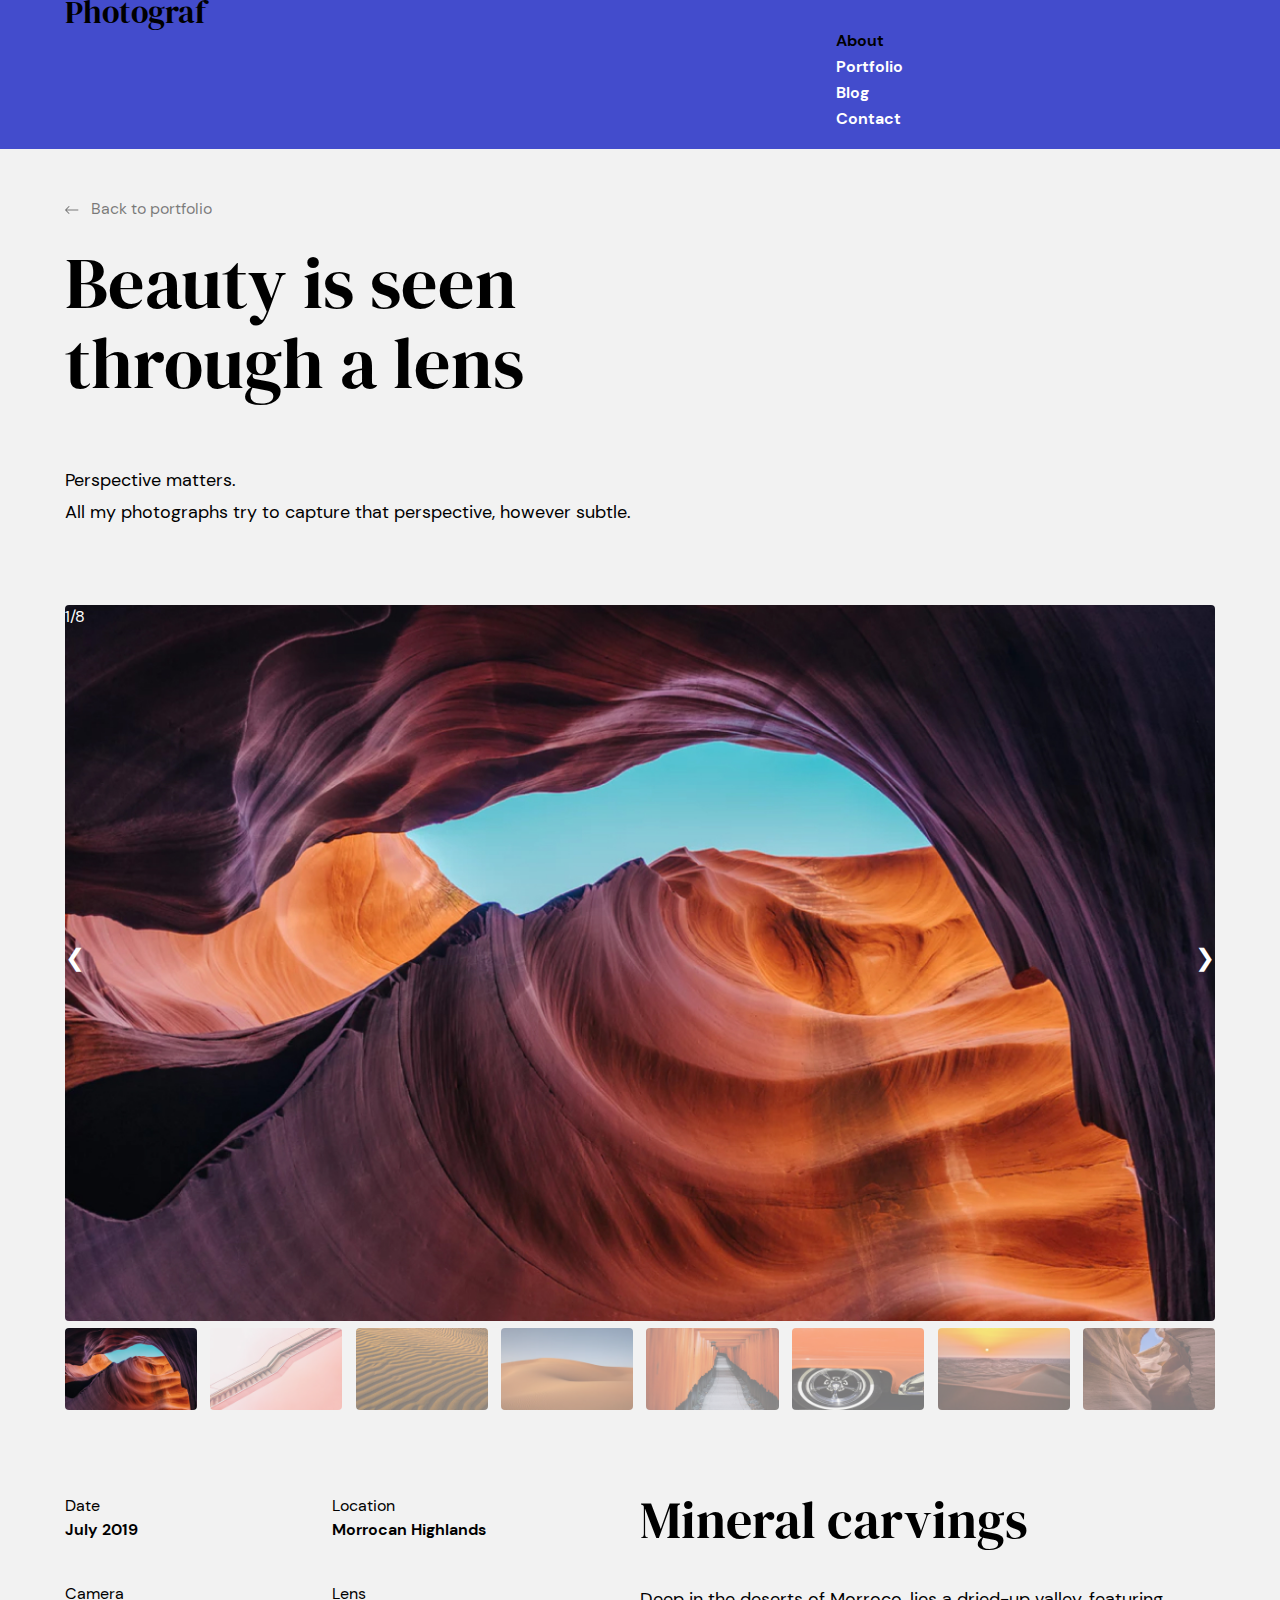
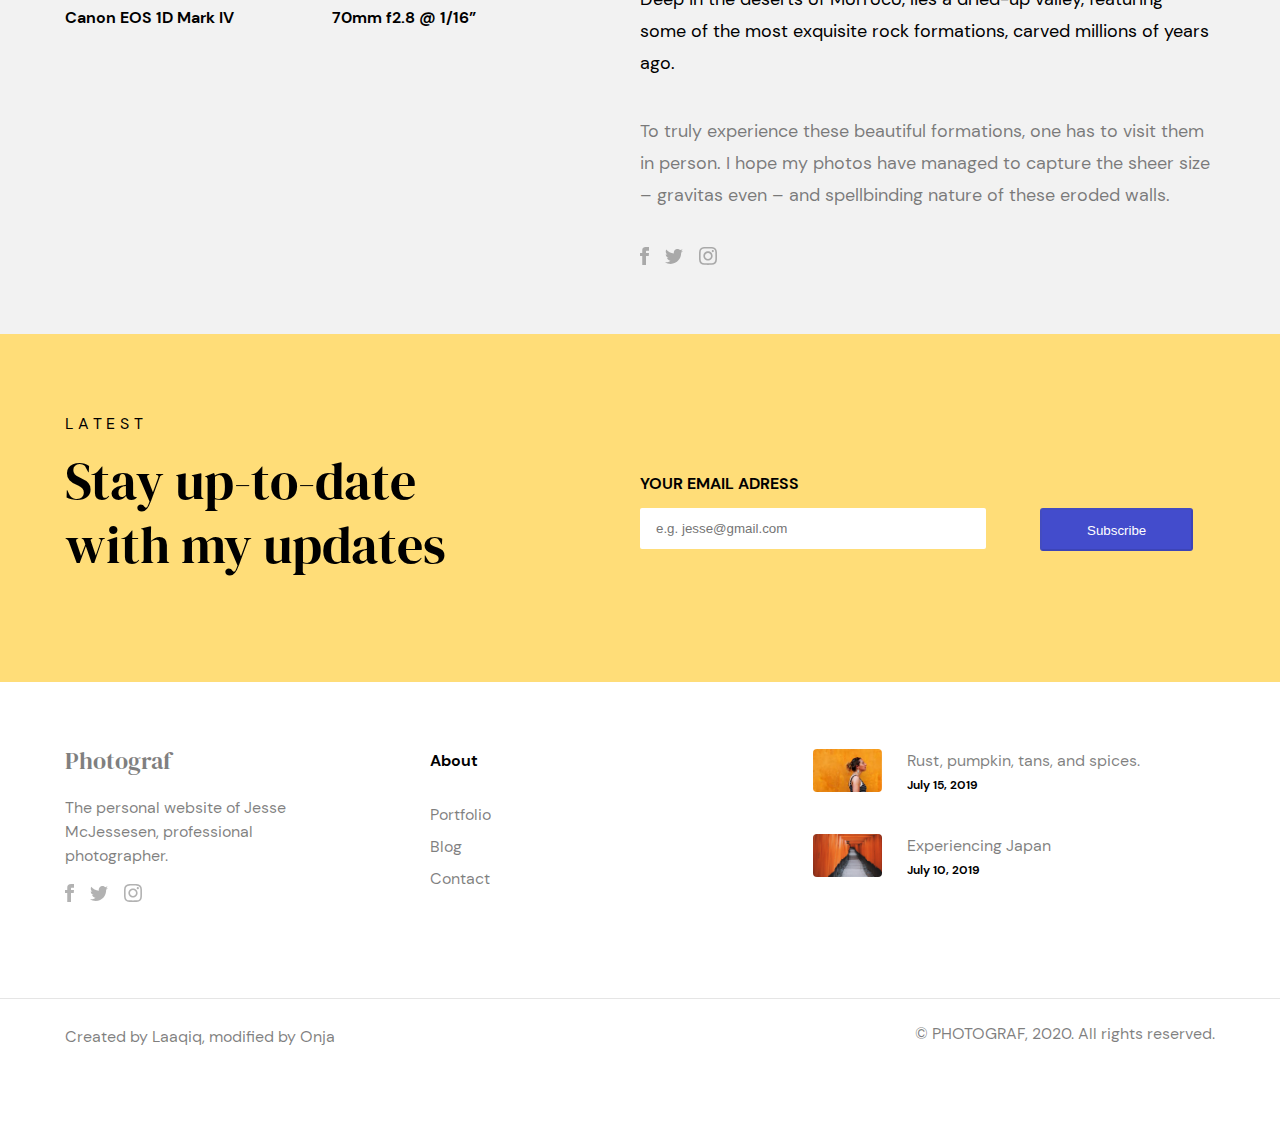
<file: index.html>
<!DOCTYPE html>
<html lang="en">

<head>
  <meta charset="UTF-8">
  <meta name="viewport" content="width=device-width, initial-scale=1.0">
  <title>Photograf</title>
  <link rel="stylesheet" href="./webroot/css/index.css">
</head>

<body>
  <header class="page_header">
    <div class="page_contents_container page_header_container">
      <h1 class="page_header_heading">
        Photograf
      </h1>
      <details class="show_menu">
        <summary class="open_menu" title="Menu">
          <span>
            Tabs-menu
          </span>
        </summary>
        <p class="detail_paragraph">
          Open to open and close menu
        </p>
      </details>
      <nav class="page_navigation">
        <ul class="page_navigation_tabs">
          <li class="page_navigation_tabs_list">
            <a href="/homepage" class="page_links">
              About
            </a>
          </li>
          <li class="page_navigation_tabs_list">
            <a href="#portfolio" class="page_links">
              Portfolio
            </a>
          </li>
          <li class="page_navigation_tabs_list">
            <a href="#blog" class="page_links">
              Blog
            </a>
          </li>
          <li class="page_navigation_tabs_list">
            <a href="#contact" class="page_links">
              Contact
            </a>
          </li>
        </ul>
      </nav>
    </div>
  </header>
  <main>
    <header class="main_header homepage" id="homepage">
      <div class="page_contents_container homepage_content">
        <h2 class="homepage_heading">
          <a href="#portfolio" class="page_links">
            <svg width="14" height="8" viewBox="0 0 14 8" fill="none" xmlns="http://www.w3.org/2000/svg">
              <path opacity="0.5" fill-rule="evenodd" clip-rule="evenodd"
                d="M0.0389471 4.19464C0.0136567 4.13343 0 4.06766 0 3.99987C0 3.93259 0.0136567 3.86682 0.0389471 3.80561C0.0647433 3.74389 0.101668 3.68824 0.148202 3.6422L3.64181 0.147975C3.83958 -0.0493249 4.15925 -0.0493249 4.35703 0.147975C4.5548 0.345781 4.5548 0.666013 4.35703 0.863313L1.72683 3.49398H12.9942C13.2739 3.49398 13.5 3.72062 13.5 3.99987C13.5 4.27963 13.2739 4.50577 12.9942 4.50577H1.72683L4.35703 7.13643C4.5548 7.33424 4.5548 7.65447 4.35703 7.85177C4.25839 7.95093 4.12891 8 3.99942 8C3.86993 8 3.74045 7.95093 3.64181 7.85177L0.148202 4.35805C0.101668 4.31151 0.0647433 4.25636 0.0389471 4.19464"/>
            </svg>
            <span>
              Back to portfolio
            </span>
          </a>
        </h2>
        <article class="homepage_article">
          <h3 class="homepage_heading">
            Beauty is seen through a lens
          </h3>
          <p class="homepage_text">
            Perspective matters.
          </p>
          <p class="homepage_text">
            All my photographs try to capture that perspective, however subtle.
          </p>
        </article>
      </div>
    </header>
    <section class="page_section portfolio_section" id="portfolio">
      <div class="page_contents_container portfolio_section_container">
        <article class="portfolio_section_article all_images_container">
          <div class="images_container">
            <nav class="images_navigation">
              <ul class="all_photographs">
                <li class="image_slides">
                  <span class="image_number">1/8</span>
                  <img class="photograph_sample" src="./webroot/images/rock_carvings_lg.jpg" alt="rock carving photo">
                </li>
                <li class="image_slides">
                  <span class="image_number">2/8</span>
                  <img class="photograph_sample" src="./webroot/images/stairs_lg.jpg" alt="a photo of stairs">
                </li>
                <li class="image_slides">
                  <span class="image_number">3/8</span>
                  <img class="photograph_sample" src="./webroot/images/ripples_lg.jpg" alt="big ripples image">
                </li>
                <li class="image_slides">
                  <span class="image_number">4/8</span>
                  <img class="photograph_sample" src="./webroot/images/dunes_lg.jpg" alt="nice photo of dunes">
                </li>
                <li class="image_slides">
                  <span class="image_number">5/8</span>
                  <img class="photograph_sample" src="./webroot/images/passage_xs_resized.jpg" alt="a good passage">
                </li>
                <li class="image_slides">
                  <span class="image_number">6/8</span>
                  <img class="photograph_sample" src="./webroot/images/car_lg.jpg" alt="image of a car">
                </li>
                <li class="image_slides">
                  <span class="image_number">7/8</span>
                  <img class="photograph_sample" src="./webroot/images/sunset_lg.jpg" alt="sunset">
                </li>
                <li class="image_slides">
                  <span class="image_number">8/8</span>
                  <img class="photograph_sample" src="./webroot/images/canyon_lg.jpg" alt="canion's image">
                </li>
              </ul>
            </nav>
          <!-- This is used for sliding the images in the javscript file, the function nextImages is seen there and the same with the currentImage function-->
            <div class="arrow_slides_container">
              <p class="arrow_prev">❮</p>
              <p class="arrow_next">❯</p>
            </div>
          </div>        
          <div class="image_sliders_container">
            <nav class="images_container">
              <ul class="all_photographs">
                <li class="image_slider_list">
                  <img class="image_slider clear" src="./webroot/images/rock_carvings_lg.jpg" onclick="currentImage(1)" alt="Image of a rock carving">
                </li>
                <li class="image_slider_list">
                  <img class="image_slider" src="./webroot/images/stairs_lg.jpg" onclick="currentImage(2)" alt="A picture of nice stairs">
                </li>
                <li class="image_slider_list">
                  <img class="image_slider" src="./webroot/images/ripples_lg.jpg" onclick="currentImage(3)" alt="big ripples image">
                </li>
                <li class="image_slider_list">
                  <img class="image_slider" src="./webroot/images/dunes_lg.jpg" onclick="currentImage(4)" alt="nice photo of dunes">
                </li>
                <li class="image_slider_list">
                  <img class="image_slider" src="./webroot/images/passage_xs.jpg" onclick="currentImage(5)" alt="a good passage">
                </li>
                <li class="image_slider_list">
                  <img class="image_slider" src="./webroot/images/car_lg.jpg" onclick="currentImage(6)" alt="image of a car">
                </li>
                <li class="image_slider_list">
                  <img class="image_slider" src="./webroot/images/sunset_lg.jpg" onclick="currentImage(7)" alt="sunset">
                </li>
                <li class="image_slider_list">
                  <img class="image_slider" src="./webroot/images/canyon_lg.jpg" onclick="currentImage(8)" alt="canion's image">
                </li>
              </ul>
            </nav>
          </div>
        </article>
        <article class="portfolio_section_article photographs_info">
          <ul class="photographs_info_details">
            <li class="photograph_info_detail_list">
              <span>
                Date
              </span>
              <time datetime="2020-07">
                July 2019
              </time>
            </li>
            <li class="photograph_info_detail_list">
              <span>
                Location
              </span>
              <span>
                Morrocan Highlands
              </span>
            </li>
            <li class="photograph_info_detail_list">
              <span>
                Camera
              </span>
              <span>
                Canon EOS 1D Mark IV
                </span>
            </li>
            <li class="photograph_info_detail_list">
              <span>
                Lens
              </span>
              <span>
                70mm f2.8 @ 1/16”
              </span>
            </li>
          </ul>
        </article>
      </div>
    </section>
    <section class="page_section blog_section" id="blog">
      <div class="page_contents_container blog_section_container">
        <article class="blog_section_article blog">
          <h3 class="article_heading">
            Mineral carvings
          </h3>
          <p class="blog_section_text">
            Deep in the deserts of Morroco,
            lies a dried-up valley, featuring some of the most exquisite rock formations,
            carved millions of years ago.
          </p>
          <p class="blog_section_text">
            To truly experience these beautiful formations,
            one has to visit them in person.
            I hope my photos have managed to capture the sheer size –
            gravitas even – and spellbinding nature of these eroded walls.
          </p>
          <nav class="social_media_tabs">
            <ul class="social_media_icons_lists">
              <li class="social_meadia_icon">
                <a class="social_meadia_link" href="https://web.facebook.com/photogaraf?">
                  <svg width="9" height="18" viewBox="0 0 9 18" fill="none" xmlns="http://www.w3.org/2000/svg">
                    <path opacity="0.3" fill-rule="evenodd" clip-rule="evenodd"
                      d="M2.25 6H0V9H2.25V18H6V9H8.7315L9 6H6V4.74975C6 4.0335 6.144 3.75 6.83625 3.75H9V0H6.144C3.447 0 2.25 1.18725 2.25 3.46125V6Z" />
                  </svg>
                </a>
              </li>
              <li class="social_meadia_icon">
                <a class="social_meadia_link" href="https://web.twitter.com/photogaraf">
                  <svg width="18" height="15" viewBox="0 0 18 15" fill="none" xmlns="http://www.w3.org/2000/svg">
                    <path opacity="0.3" fill-rule="evenodd" clip-rule="evenodd"
                      d="M18 1.77579C17.3378 2.07727 16.626 2.2803 15.879 2.37182C16.6417 1.90346 17.2275 1.1613 17.5028 0.276866C16.7895 0.710623 15.999 1.02594 15.1575 1.19591C14.4848 0.459906 13.524 0 12.462 0C10.0777 0 8.32575 2.28107 8.86425 4.64905C5.796 4.49139 3.075 2.984 1.25325 0.692935C0.28575 2.39489 0.7515 4.62136 2.3955 5.74882C1.791 5.72882 1.221 5.55886 0.72375 5.27507C0.68325 7.02933 1.9095 8.67053 3.6855 9.03584C3.16575 9.18042 2.5965 9.21426 2.0175 9.10044C2.487 10.6047 3.8505 11.6991 5.4675 11.7299C3.915 12.9781 1.959 13.5357 0 13.2988C1.63425 14.3732 3.576 15 5.661 15C12.5175 15 16.3912 9.06199 16.1572 3.73616C16.8787 3.20165 17.505 2.53486 18 1.77579Z" />
                  </svg>
                </a>
              </li>
              <li class="social_meadia_icon">
                <a class="social_meadia_link" href="https://web.shape.com/photogaraf">
                  <svg width="18" height="18" viewBox="0 0 18 18" fill="none" xmlns="http://www.w3.org/2000/svg">
                    <path opacity="0.3" fill-rule="evenodd" clip-rule="evenodd"
                      d="M9 0C6.55575 0 6.24975 0.0105 5.28975 0.054C2.02125 0.204 0.20475 2.0175 0.05475 5.289C0.0105 6.24975 0 6.55575 0 9C0 11.4443 0.0105 11.751 0.054 12.711C0.204 15.9795 2.0175 17.796 5.289 17.946C6.24975 17.9895 6.55575 18 9 18C11.4443 18 11.751 17.9895 12.711 17.946C15.9765 17.796 17.7975 15.9825 17.9452 12.711C17.9895 11.751 18 11.4443 18 9C18 6.55575 17.9895 6.24975 17.946 5.28975C17.799 2.02425 15.9832 0.20475 12.7118 0.05475C11.751 0.0105 11.4443 0 9 0ZM9 1.62225C11.403 1.62225 11.688 1.63125 12.6375 1.67475C15.0765 1.78575 16.2157 2.943 16.3267 5.364C16.3703 6.31275 16.3785 6.59775 16.3785 9.00075C16.3785 11.4045 16.3695 11.6888 16.3267 12.6375C16.215 15.0563 15.0787 16.2157 12.6375 16.3267C11.688 16.3703 11.4045 16.3792 9 16.3792C6.597 16.3792 6.312 16.3703 5.36325 16.3267C2.91825 16.215 1.785 15.0525 1.674 12.6367C1.6305 11.688 1.6215 11.4037 1.6215 9C1.6215 6.597 1.63125 6.31275 1.674 5.36325C1.78575 2.943 2.922 1.785 5.36325 1.674C6.31275 1.63125 6.597 1.62225 9 1.62225ZM4.3785 9C4.3785 6.44775 6.44775 4.3785 9 4.3785C11.5522 4.3785 13.6215 6.44775 13.6215 9C13.6215 11.553 11.5522 13.6222 9 13.6222C6.44775 13.6222 4.3785 11.5522 4.3785 9ZM9 12C7.34325 12 6 10.6575 6 9C6 7.34325 7.34325 6 9 6C10.6567 6 12 7.34325 12 9C12 10.6575 10.6567 12 9 12ZM12.7238 4.19625C12.7238 3.6 13.2075 3.11625 13.8045 3.11625C14.4008 3.11625 14.8837 3.6 14.8837 4.19625C14.8837 4.7925 14.4008 5.27625 13.8045 5.27625C13.2075 5.27625 12.7238 4.7925 12.7238 4.19625Z" />
                  </svg>
                </a>
              </li>
            </ul>
          </nav>
        </article>
      </div>
    </section>
    <section class="page_section contact_section" id="contact">
      <div class="page_contents_container contact_section_container">
        <header class="contact_section_header">
          <h2 class="contact_section_heading">
            Latest
          </h2>
          <h3 class="contact_section_sub-heading">
            Stay up-to-date with my updates
          </h3>
        </header>
        <form class="contact_form" action="./" method="POST">
          <fieldset>
            <label class="email_adress_label" for="email_adress">
              Your email adress
            </label>
            <input class="email_adress_input" type="email" name="email" placeholder="e.g. jesse@gmail.com"
              id="email_adress">
          </fieldset>
          <div class="button_container">
            <button class="submit_button" type="submit">Subscribe</button>
          </div>
        </form>
      </div>
    </section>
  </main>
  <footer>
    <div class="page_contents_container footer_container">
      <article class="footer_article">
        <h2 class="footer_article_heading">
          Photograf
        </h2>
        <p class="footer_article_text">
          The personal website of Jesse McJessesen, professional photographer.
        </p>
        <nav class="social_media_tabs">
          <ul class="social_media_icons_lists">
            <li class="social_meadia_icon">
              <a class="social_meadia_link" href="https://web.facebook.com/photogaraf?">
                <svg width="9" height="18" viewBox="0 0 9 18" fill="none" xmlns="http://www.w3.org/2000/svg">
                  <path opacity="0.3" fill-rule="evenodd" clip-rule="evenodd"
                    d="M2.25 6H0V9H2.25V18H6V9H8.7315L9 6H6V4.74975C6 4.0335 6.144 3.75 6.83625 3.75H9V0H6.144C3.447 0 2.25 1.18725 2.25 3.46125V6Z" />
                </svg>
              </a>
            </li>
            <li class="social_meadia_icon">
              <a class="social_meadia_link" href="https://web.twitter.com/photogaraf">
                <svg width="18" height="15" viewBox="0 0 18 15" fill="none" xmlns="http://www.w3.org/2000/svg">
                  <path opacity="0.3" fill-rule="evenodd" clip-rule="evenodd"
                    d="M18 1.77579C17.3378 2.07727 16.626 2.2803 15.879 2.37182C16.6417 1.90346 17.2275 1.1613 17.5028 0.276866C16.7895 0.710623 15.999 1.02594 15.1575 1.19591C14.4848 0.459906 13.524 0 12.462 0C10.0777 0 8.32575 2.28107 8.86425 4.64905C5.796 4.49139 3.075 2.984 1.25325 0.692935C0.28575 2.39489 0.7515 4.62136 2.3955 5.74882C1.791 5.72882 1.221 5.55886 0.72375 5.27507C0.68325 7.02933 1.9095 8.67053 3.6855 9.03584C3.16575 9.18042 2.5965 9.21426 2.0175 9.10044C2.487 10.6047 3.8505 11.6991 5.4675 11.7299C3.915 12.9781 1.959 13.5357 0 13.2988C1.63425 14.3732 3.576 15 5.661 15C12.5175 15 16.3912 9.06199 16.1572 3.73616C16.8787 3.20165 17.505 2.53486 18 1.77579Z" />
                </svg>
              </a>
            </li>
            <li class="social_meadia_icon">
              <a class="social_meadia_link" href="https://web.shape.com/photogaraf">
                <svg width="18" height="18" viewBox="0 0 18 18" fill="none" xmlns="http://www.w3.org/2000/svg">
                  <path opacity="0.3" fill-rule="evenodd" clip-rule="evenodd"
                    d="M9 0C6.55575 0 6.24975 0.0105 5.28975 0.054C2.02125 0.204 0.20475 2.0175 0.05475 5.289C0.0105 6.24975 0 6.55575 0 9C0 11.4443 0.0105 11.751 0.054 12.711C0.204 15.9795 2.0175 17.796 5.289 17.946C6.24975 17.9895 6.55575 18 9 18C11.4443 18 11.751 17.9895 12.711 17.946C15.9765 17.796 17.7975 15.9825 17.9452 12.711C17.9895 11.751 18 11.4443 18 9C18 6.55575 17.9895 6.24975 17.946 5.28975C17.799 2.02425 15.9832 0.20475 12.7118 0.05475C11.751 0.0105 11.4443 0 9 0ZM9 1.62225C11.403 1.62225 11.688 1.63125 12.6375 1.67475C15.0765 1.78575 16.2157 2.943 16.3267 5.364C16.3703 6.31275 16.3785 6.59775 16.3785 9.00075C16.3785 11.4045 16.3695 11.6888 16.3267 12.6375C16.215 15.0563 15.0787 16.2157 12.6375 16.3267C11.688 16.3703 11.4045 16.3792 9 16.3792C6.597 16.3792 6.312 16.3703 5.36325 16.3267C2.91825 16.215 1.785 15.0525 1.674 12.6367C1.6305 11.688 1.6215 11.4037 1.6215 9C1.6215 6.597 1.63125 6.31275 1.674 5.36325C1.78575 2.943 2.922 1.785 5.36325 1.674C6.31275 1.63125 6.597 1.62225 9 1.62225ZM4.3785 9C4.3785 6.44775 6.44775 4.3785 9 4.3785C11.5522 4.3785 13.6215 6.44775 13.6215 9C13.6215 11.553 11.5522 13.6222 9 13.6222C6.44775 13.6222 4.3785 11.5522 4.3785 9ZM9 12C7.34325 12 6 10.6575 6 9C6 7.34325 7.34325 6 9 6C10.6567 6 12 7.34325 12 9C12 10.6575 10.6567 12 9 12ZM12.7238 4.19625C12.7238 3.6 13.2075 3.11625 13.8045 3.11625C14.4008 3.11625 14.8837 3.6 14.8837 4.19625C14.8837 4.7925 14.4008 5.27625 13.8045 5.27625C13.2075 5.27625 12.7238 4.7925 12.7238 4.19625Z" />
                </svg>
              </a>
            </li>
          </ul>
        </nav>
      </article>
      <article class="footer_article page_navigation_container">
        <nav class="page_navigation">
          <ul class="page_navigation_tabs">
            <li class="page_navigation_tabs_list">
              <a href="#homepage" class="page_links">
                About
              </a>
            </li>
            <li class="page_navigation_tabs_list">
              <a href="#portfolio" class="page_links">
                Portfolio
              </a>
            </li>
            <li class="page_navigation_tabs_list">
              <a href="#blog" class="page_links">
                Blog
              </a>
            </li>
            <li class="page_navigation_tabs_list">
              <a href="#contact" class="page_links">
                Contact
              </a>
            </li>
          </ul>
        </nav>
      </article>
      <article class="footer_article photograf_sample">
        <nav class="experience_navigation">
          <ul class="users_experience_samples">
            <li class="user_samples_list">
              <a href="https://flavours.com" class="blog_link">
                <img src="./webroot/images/woman_xs.jpg" alt="profile piscture">
              </a>
              <p class="image_description">
                <span>
                  Rust, pumpkin, tans, and spices.
                </span>
                <time datetime="2020-07-15">
                  July 15, 2019
                </time>
              </p>
            </li>
            <li class="user_samples_list">
              <a href="https://experience.japan.com" class="blog_link">
                <img src="./webroot/images/passage_xs.jpg" alt="passage in Japan">
              </a>
              <p class="image_description">
                <span>
                  Experiencing Japan
                </span>
                <time datetime="2020-07-10">
                  July 10, 2019
                </time>
              </p>
            </li>
          </ul>
        </nav>
      </article>
      <article class="footer_article page_information">
        <p class="footer_article_text">
          Created by Laaqiq, modified by Onja
        </p>
        <p class="footer_article_text">
          © PHOTOGRAF, 2020. All rights reserved.
        </p>
      </article>
    </div>
  </footer>
  <script src="./webroot/script.js"></script>
</body>

</html>
</file>
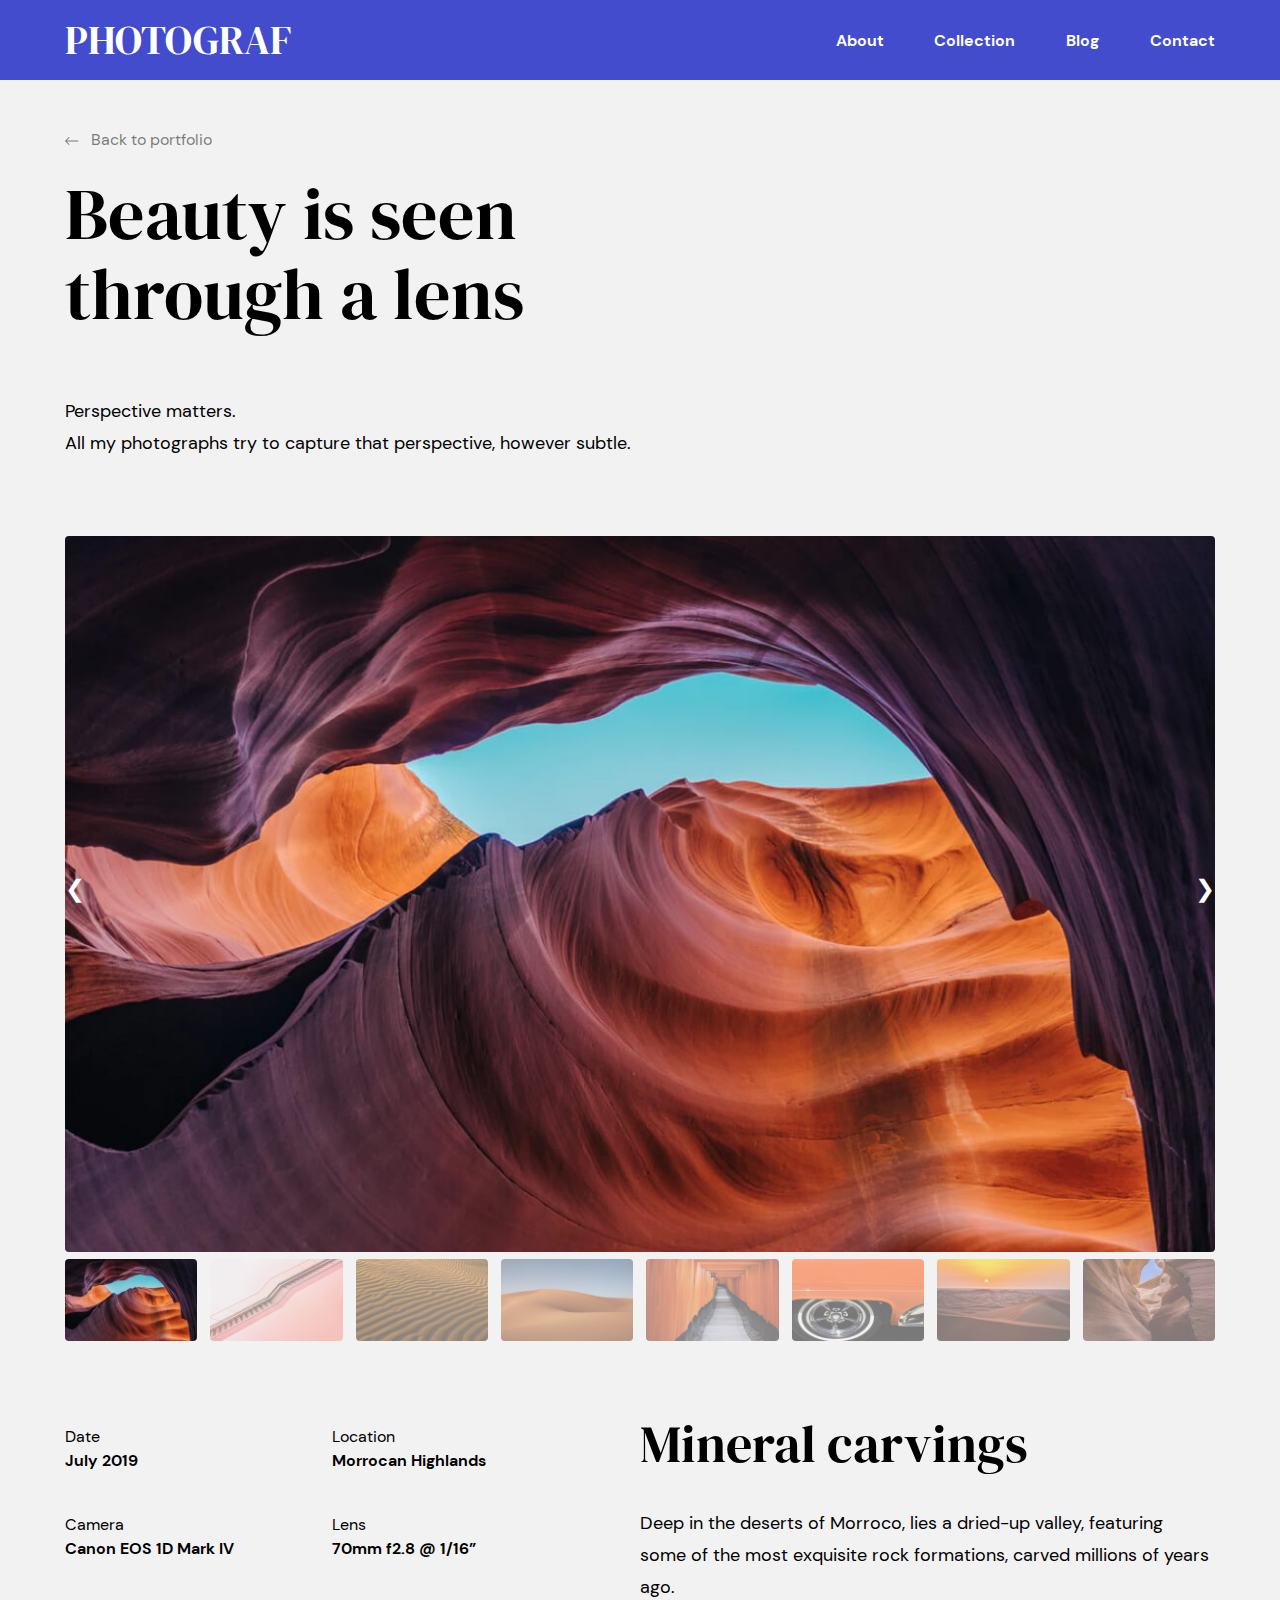
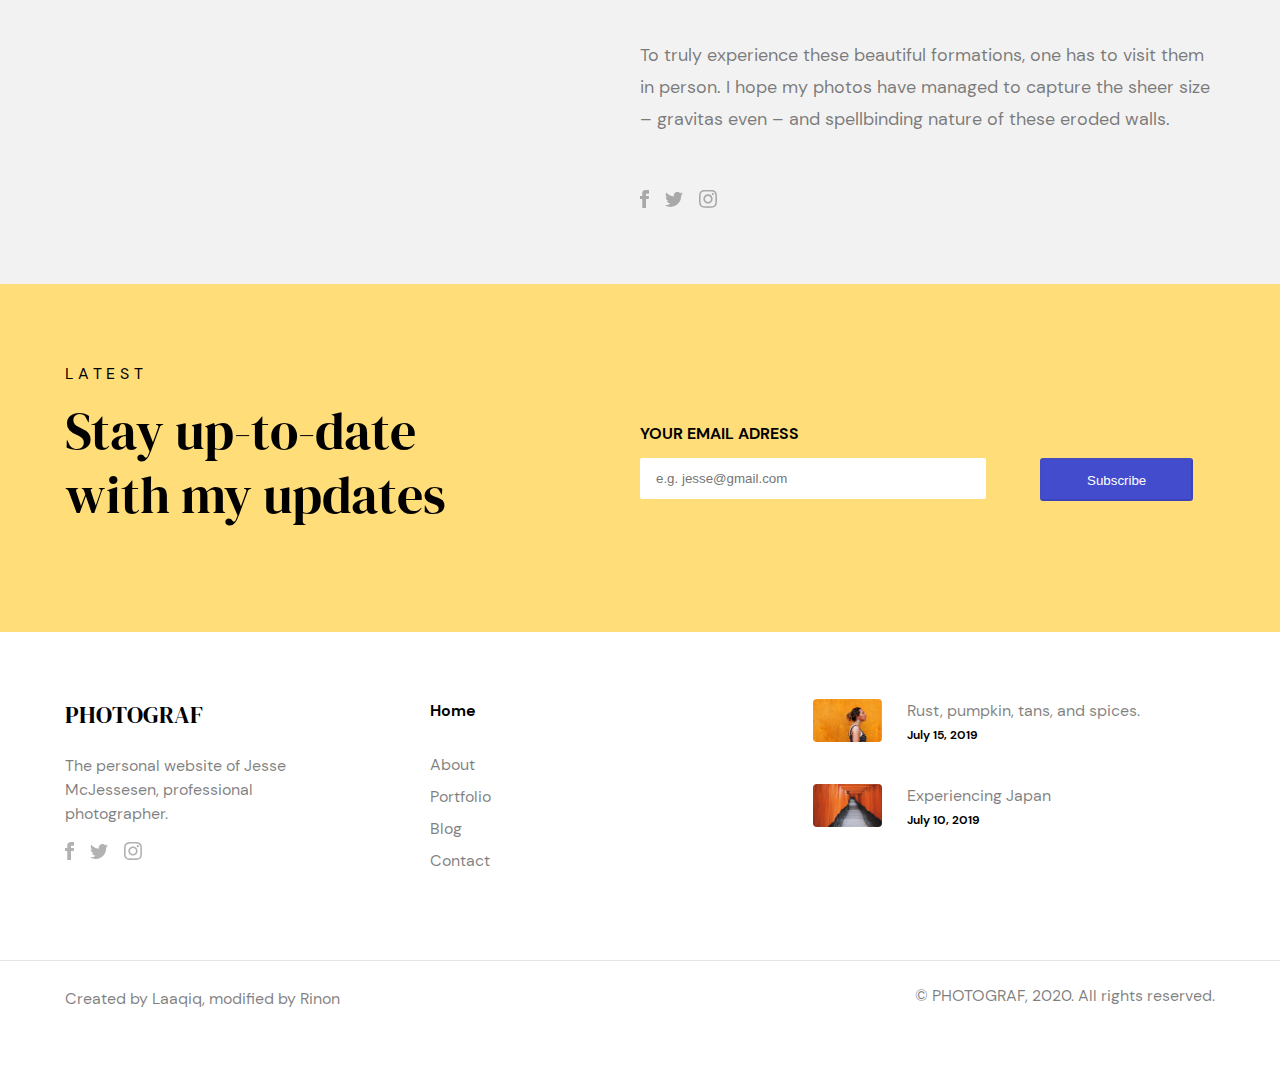
<file: webroot/index.html>
<!DOCTYPE html>
<html lang="en">

<head>
  <meta charset="UTF-8">
  <meta name="viewport" content="width=device-width, initial-scale=1.0">
  <title>Photograf</title>
  <link rel="preconnect" href="https://fonts.gstatic.com">
  <link href="https://fonts.googleapis.com/css2?family=DM+Sans&display=swap" rel="stylesheet">
  <link rel="stylesheet" href="./css/index.css">
</head>

<body>
  <div class="page_wrapper">
  <header class="page_header">
    <div class="page_contents_container page_header_container">
      <h1 class="page_header_heading">
        <a href="#home" class="page_title">
          Photograf
        </a>
      </h1>
      <details class="show_menu">
        <summary class="open_menu" title="Menu">
          <span>
            Tabs-menu
          </span>
        </summary>
        <p class="detail_paragraph">
          Open to open and close menu
        </p>
      </details>
      <nav class="page_navigation">
        <ul class="page_navigation__tabs">
          <li class="page_navigation__tabs__list">
            <a href="#home" class="page_links">
              About
            </a>
          </li>
          <li class="page_navigation__tabs__list">
            <a href="#collection" class="page_links">
              Collection
            </a>
          </li>
          <li class="page_navigation__tabs__list">
            <a href="#blog" class="page_links">
              Blog
            </a>
          </li>
          <li class="page_navigation__tabs__list">
            <a href="#contact" class="page_links">
              Contact
            </a>
          </li>
        </ul>
      </nav>
    </div>
  </header>
  <main>
    <header class="main_header homepage" id="home">
      <div class="page_contents_container homepage_content">
        <h2 class="homepage_heading">
          <a href="#portfolio" class="page_links">
            <svg width="14" height="8" viewBox="0 0 14 8" fill="none" xmlns="http://www.w3.org/2000/svg">
              <path opacity="0.5" fill-rule="evenodd" clip-rule="evenodd"
                d="M0.0389471 4.19464C0.0136567 4.13343 0 4.06766 0 3.99987C0 3.93259 0.0136567 3.86682 0.0389471 3.80561C0.0647433 3.74389 0.101668 3.68824 0.148202 3.6422L3.64181 0.147975C3.83958 -0.0493249 4.15925 -0.0493249 4.35703 0.147975C4.5548 0.345781 4.5548 0.666013 4.35703 0.863313L1.72683 3.49398H12.9942C13.2739 3.49398 13.5 3.72062 13.5 3.99987C13.5 4.27963 13.2739 4.50577 12.9942 4.50577H1.72683L4.35703 7.13643C4.5548 7.33424 4.5548 7.65447 4.35703 7.85177C4.25839 7.95093 4.12891 8 3.99942 8C3.86993 8 3.74045 7.95093 3.64181 7.85177L0.148202 4.35805C0.101668 4.31151 0.0647433 4.25636 0.0389471 4.19464" />
            </svg>
            <span>
              Back to portfolio
            </span>
          </a>
        </h2>
        <article class="homepage_article">
          <h3 class="homepage_heading">
            Beauty is seen through a lens
          </h3>
          <p class="homepage_text">
            Perspective matters.
          </p>
          <p class="homepage_text">
            All my photographs try to capture that perspective, however subtle.
          </p>
        </article>
      </div>
    </header>
    <section class="page_section portfolio_section" id="collection">
      <div class="page_contents_container portfolio_section_container">
        <article class="portfolio_section_article all_images_container">
          <div class="images_container">
            <nav class="images_navigation">
              <ul class="all_photographs displayer">
                <li class="image_slides">
                  <img class="photograph_sample" src="./images/optimized_images/rock_carvings_lg.jpg" alt="rock carving photo">
                </li>
                <li class="image_slides">
                  <img class="photograph_sample" src="./images/optimized_images/stairs_lg_optimized.jpg" alt="a photo of stairs">
                </li>
                <li class="image_slides">
                  <img class="photograph_sample" src="./images/optimized_images/ripples_lg_optimized.jpg" alt="big ripples image">
                </li>
                <li class="image_slides">
                  <img class="photograph_sample" src="./images/optimized_images/dunes_lg_optimized.jpg" alt="nice photo of dunes">
                </li>
                <li class="image_slides">
                  <img class="photograph_sample" src="./images/optimized_images/arches_lg_optimized.webp" alt="a good passage">
                </li>
                <li class="image_slides">
                  <img class="photograph_sample" src="./images/optimized_images/car_lg_optimized.jpg" alt="image of a car">
                </li>
                <li class="image_slides">
                  <img class="photograph_sample" src="./images/optimized_images/sunset_lg_optimized.jpg" alt="sunset">
                </li>
                <li class="image_slides">
                  <img class="photograph_sample" src="./images/optimized_images/canyon_lg_optimized.jpg" alt="canion's image">
                </li>
              </ul>
            </nav>
            <!-- This is used for sliding the images in the javscript file, the function nextImages is seen there and the same with the currentImage function-->
            <div class="arrow_slides_container">
              <p class="arrow_prev">❮</p>
              <p class="arrow_next">❯</p>
            </div>
          </div>
          <div class="image_sliders_container">
            <nav class="images_container">
              <ul class="all_photographs small_photographs">
                <li class="image_slider_list">
                  <img class="image_slider clear" src="./images/rock_carvings_sm.jpg" onclick="currentImage(1)"
                    alt="Image of a rock carving">
                </li>
                <li class="image_slider_list">
                  <img class="image_slider" src="./images/stairs_sm.jpg" onclick="currentImage(2)"
                    alt="A picture of nice stairs">
                </li>
                <li class="image_slider_list">
                  <img class="image_slider" src="./images/ripples_sm.jpg" onclick="currentImage(3)"
                    alt="big ripples image">
                </li>
                <li class="image_slider_list">
                  <img class="image_slider" src="./images/dunes_sm.jpg" onclick="currentImage(4)"
                    alt="nice photo of dunes">
                </li>
                <li class="image_slider_list">
                  <img class="image_slider" src="./images/passage_xs.jpg" onclick="currentImage(5)"
                    alt="a good passage">
                </li>
                <li class="image_slider_list">
                  <img class="image_slider" src="./images/car_sm.jpg" onclick="currentImage(6)" alt="image of a car">
                </li>
                <li class="image_slider_list">
                  <img class="image_slider" src="./images/sunset_sm.jpg" onclick="currentImage(7)" alt="sunset">
                </li>
                <li class="image_slider_list">
                  <img class="image_slider" src="./images/canyon_sm.jpg" onclick="currentImage(8)" alt="canion's image">
                </li>
              </ul>
            </nav>
          </div>
        </article>
        <article class="portfolio_section_article photographs_info">
          <ul class="photographs_info_details">
            <li class="photograph_info_detail_list">
              <span>
                Date
              </span>
              <time datetime="2020-07">
                July 2019
              </time>
            </li>
            <li class="photograph_info_detail_list">
              <span>
                Location
              </span>
              <span>
                Morrocan Highlands
              </span>
            </li>
            <li class="photograph_info_detail_list">
              <span>
                Camera
              </span>
              <span>
                Canon EOS 1D Mark IV
              </span>
            </li>
            <li class="photograph_info_detail_list">
              <span>
                Lens
              </span>
              <span>
                70mm f2.8 @ 1/16”
              </span>
            </li>
          </ul>
        </article>
      </div>
    </section>
    <section class="page_section blog_section" id="about">
      <div class="page_contents_container blog_section_container">
        <article class="blog_section_article blog">
          <h3 class="article_heading">
            Mineral carvings
          </h3>
          <p class="blog_section_text">
            Deep in the deserts of Morroco,
            lies a dried-up valley, featuring some of the most exquisite rock formations,
            carved millions of years ago.
          </p>
          <p class="blog_section_text different_font">
            To truly experience these beautiful formations,
            one has to visit them in person.
            I hope my photos have managed to capture the sheer size –
            gravitas even – and spellbinding nature of these eroded walls.
          </p>
          <nav class="social_media_tabs">
            <ul class="social_media_icons_lists">
              <li class="social_meadia_icon">
                <a class="social_meadia_link" href="https://web.facebook.com/photogaraf?">
                  <svg width="9" height="18" viewBox="0 0 9 18" fill="none" xmlns="http://www.w3.org/2000/svg">
                    <path opacity="0.3" fill-rule="evenodd" clip-rule="evenodd"
                      d="M2.25 6H0V9H2.25V18H6V9H8.7315L9 6H6V4.74975C6 4.0335 6.144 3.75 6.83625 3.75H9V0H6.144C3.447 0 2.25 1.18725 2.25 3.46125V6Z" />
                  </svg>
                </a>
              </li>
              <li class="social_meadia_icon">
                <a class="social_meadia_link" href="https://web.twitter.com/photogaraf">
                  <svg width="18" height="15" viewBox="0 0 18 15" fill="none" xmlns="http://www.w3.org/2000/svg">
                    <path opacity="0.3" fill-rule="evenodd" clip-rule="evenodd"
                      d="M18 1.77579C17.3378 2.07727 16.626 2.2803 15.879 2.37182C16.6417 1.90346 17.2275 1.1613 17.5028 0.276866C16.7895 0.710623 15.999 1.02594 15.1575 1.19591C14.4848 0.459906 13.524 0 12.462 0C10.0777 0 8.32575 2.28107 8.86425 4.64905C5.796 4.49139 3.075 2.984 1.25325 0.692935C0.28575 2.39489 0.7515 4.62136 2.3955 5.74882C1.791 5.72882 1.221 5.55886 0.72375 5.27507C0.68325 7.02933 1.9095 8.67053 3.6855 9.03584C3.16575 9.18042 2.5965 9.21426 2.0175 9.10044C2.487 10.6047 3.8505 11.6991 5.4675 11.7299C3.915 12.9781 1.959 13.5357 0 13.2988C1.63425 14.3732 3.576 15 5.661 15C12.5175 15 16.3912 9.06199 16.1572 3.73616C16.8787 3.20165 17.505 2.53486 18 1.77579Z" />
                  </svg>
                </a>
              </li>
              <li class="social_meadia_icon">
                <a class="social_meadia_link" href="https://web.shape.com/photogaraf">
                  <svg width="18" height="18" viewBox="0 0 18 18" fill="none" xmlns="http://www.w3.org/2000/svg">
                    <path opacity="0.3" fill-rule="evenodd" clip-rule="evenodd"
                      d="M9 0C6.55575 0 6.24975 0.0105 5.28975 0.054C2.02125 0.204 0.20475 2.0175 0.05475 5.289C0.0105 6.24975 0 6.55575 0 9C0 11.4443 0.0105 11.751 0.054 12.711C0.204 15.9795 2.0175 17.796 5.289 17.946C6.24975 17.9895 6.55575 18 9 18C11.4443 18 11.751 17.9895 12.711 17.946C15.9765 17.796 17.7975 15.9825 17.9452 12.711C17.9895 11.751 18 11.4443 18 9C18 6.55575 17.9895 6.24975 17.946 5.28975C17.799 2.02425 15.9832 0.20475 12.7118 0.05475C11.751 0.0105 11.4443 0 9 0ZM9 1.62225C11.403 1.62225 11.688 1.63125 12.6375 1.67475C15.0765 1.78575 16.2157 2.943 16.3267 5.364C16.3703 6.31275 16.3785 6.59775 16.3785 9.00075C16.3785 11.4045 16.3695 11.6888 16.3267 12.6375C16.215 15.0563 15.0787 16.2157 12.6375 16.3267C11.688 16.3703 11.4045 16.3792 9 16.3792C6.597 16.3792 6.312 16.3703 5.36325 16.3267C2.91825 16.215 1.785 15.0525 1.674 12.6367C1.6305 11.688 1.6215 11.4037 1.6215 9C1.6215 6.597 1.63125 6.31275 1.674 5.36325C1.78575 2.943 2.922 1.785 5.36325 1.674C6.31275 1.63125 6.597 1.62225 9 1.62225ZM4.3785 9C4.3785 6.44775 6.44775 4.3785 9 4.3785C11.5522 4.3785 13.6215 6.44775 13.6215 9C13.6215 11.553 11.5522 13.6222 9 13.6222C6.44775 13.6222 4.3785 11.5522 4.3785 9ZM9 12C7.34325 12 6 10.6575 6 9C6 7.34325 7.34325 6 9 6C10.6567 6 12 7.34325 12 9C12 10.6575 10.6567 12 9 12ZM12.7238 4.19625C12.7238 3.6 13.2075 3.11625 13.8045 3.11625C14.4008 3.11625 14.8837 3.6 14.8837 4.19625C14.8837 4.7925 14.4008 5.27625 13.8045 5.27625C13.2075 5.27625 12.7238 4.7925 12.7238 4.19625Z" />
                  </svg>
                </a>
              </li>
            </ul>
          </nav>
        </article>
      </div>
    </section>
    <section class="page_section contact_section" id="contact">
      <div class="page_contents_container contact_section_container">
        <header class="contact_section_header">
          <h2 class="contact_section_heading">
            Latest
          </h2>
          <h3 class="contact_section_sub-heading">
            Stay up-to-date with my updates
          </h3>
        </header>
        <form class="contact_form">
          <fieldset>
            <label class="email_adress_label" for="email_adress">
              Your email adress
            </label>
            <input class="email_adress_input" type="email" name="email" placeholder="e.g. jesse@gmail.com"
              id="email_adress" required>
          </fieldset>
          <div class="button_container">
            <button class="submit_button" type="submit">Subscribe</button>
          </div>
        </form>
      </div>
    </section>
  </main>
  <footer>
    <div class="page_contents_container footer_container">
      <article class="footer_article">
        <h2 class="footer_article_heading">
          <a href="/" class="page_title">
            Photograf
          </a>
        </h2>
        <p class="footer_article_text">
          The personal website of Jesse McJessesen, professional photographer.
        </p>
        <nav class="social_media_tabs">
          <ul class="social_media_icons_lists">
            <li class="social_meadia_icon">
              <a class="social_meadia_link" href="https://web.facebook.com/photogaraf?">
                <svg width="9" height="18" viewBox="0 0 9 18" fill="none" xmlns="http://www.w3.org/2000/svg">
                  <path opacity="0.3" fill-rule="evenodd" clip-rule="evenodd"
                    d="M2.25 6H0V9H2.25V18H6V9H8.7315L9 6H6V4.74975C6 4.0335 6.144 3.75 6.83625 3.75H9V0H6.144C3.447 0 2.25 1.18725 2.25 3.46125V6Z" />
                </svg>
              </a>
            </li>
            <li class="social_meadia_icon">
              <a class="social_meadia_link" href="https://web.twitter.com/photogaraf">
                <svg width="18" height="15" viewBox="0 0 18 15" fill="none" xmlns="http://www.w3.org/2000/svg">
                  <path opacity="0.3" fill-rule="evenodd" clip-rule="evenodd"
                    d="M18 1.77579C17.3378 2.07727 16.626 2.2803 15.879 2.37182C16.6417 1.90346 17.2275 1.1613 17.5028 0.276866C16.7895 0.710623 15.999 1.02594 15.1575 1.19591C14.4848 0.459906 13.524 0 12.462 0C10.0777 0 8.32575 2.28107 8.86425 4.64905C5.796 4.49139 3.075 2.984 1.25325 0.692935C0.28575 2.39489 0.7515 4.62136 2.3955 5.74882C1.791 5.72882 1.221 5.55886 0.72375 5.27507C0.68325 7.02933 1.9095 8.67053 3.6855 9.03584C3.16575 9.18042 2.5965 9.21426 2.0175 9.10044C2.487 10.6047 3.8505 11.6991 5.4675 11.7299C3.915 12.9781 1.959 13.5357 0 13.2988C1.63425 14.3732 3.576 15 5.661 15C12.5175 15 16.3912 9.06199 16.1572 3.73616C16.8787 3.20165 17.505 2.53486 18 1.77579Z" />
                </svg>
              </a>
            </li>
            <li class="social_meadia_icon">
              <a class="social_meadia_link" href="https://web.shape.com/photogaraf">
                <svg width="18" height="18" viewBox="0 0 18 18" fill="none" xmlns="http://www.w3.org/2000/svg">
                  <path opacity="0.3" fill-rule="evenodd" clip-rule="evenodd"
                    d="M9 0C6.55575 0 6.24975 0.0105 5.28975 0.054C2.02125 0.204 0.20475 2.0175 0.05475 5.289C0.0105 6.24975 0 6.55575 0 9C0 11.4443 0.0105 11.751 0.054 12.711C0.204 15.9795 2.0175 17.796 5.289 17.946C6.24975 17.9895 6.55575 18 9 18C11.4443 18 11.751 17.9895 12.711 17.946C15.9765 17.796 17.7975 15.9825 17.9452 12.711C17.9895 11.751 18 11.4443 18 9C18 6.55575 17.9895 6.24975 17.946 5.28975C17.799 2.02425 15.9832 0.20475 12.7118 0.05475C11.751 0.0105 11.4443 0 9 0ZM9 1.62225C11.403 1.62225 11.688 1.63125 12.6375 1.67475C15.0765 1.78575 16.2157 2.943 16.3267 5.364C16.3703 6.31275 16.3785 6.59775 16.3785 9.00075C16.3785 11.4045 16.3695 11.6888 16.3267 12.6375C16.215 15.0563 15.0787 16.2157 12.6375 16.3267C11.688 16.3703 11.4045 16.3792 9 16.3792C6.597 16.3792 6.312 16.3703 5.36325 16.3267C2.91825 16.215 1.785 15.0525 1.674 12.6367C1.6305 11.688 1.6215 11.4037 1.6215 9C1.6215 6.597 1.63125 6.31275 1.674 5.36325C1.78575 2.943 2.922 1.785 5.36325 1.674C6.31275 1.63125 6.597 1.62225 9 1.62225ZM4.3785 9C4.3785 6.44775 6.44775 4.3785 9 4.3785C11.5522 4.3785 13.6215 6.44775 13.6215 9C13.6215 11.553 11.5522 13.6222 9 13.6222C6.44775 13.6222 4.3785 11.5522 4.3785 9ZM9 12C7.34325 12 6 10.6575 6 9C6 7.34325 7.34325 6 9 6C10.6567 6 12 7.34325 12 9C12 10.6575 10.6567 12 9 12ZM12.7238 4.19625C12.7238 3.6 13.2075 3.11625 13.8045 3.11625C14.4008 3.11625 14.8837 3.6 14.8837 4.19625C14.8837 4.7925 14.4008 5.27625 13.8045 5.27625C13.2075 5.27625 12.7238 4.7925 12.7238 4.19625Z" />
                </svg>
              </a>
            </li>
          </ul>
        </nav>
      </article>
      <article class="footer_article page_navigation_container">
        <nav class="page_navigation">
          <ul class="page_navigation_tabs">
            <li class="page_navigation_tabs_list">
              <a href="#homepage" class="page_links">
                Home
              </a>
            </li>
            <li class="page_navigation_tabs_list">
              <a href="#about" class="page_links">
                About
              </a>
            </li>
            <li class="page_navigation_tabs_list">
              <a href="#portfolio" class="page_links">
                Portfolio
              </a>
            </li>
            <li class="page_navigation_tabs_list">
              <a href="#blog" class="page_links">
                Blog
              </a>
            </li>
            <li class="page_navigation_tabs_list">
              <a href="#contact" class="page_links">
                Contact
              </a>
            </li>
          </ul>
        </nav>
      </article>
      <article class="footer_article photograf_sample">
        <nav class="experience_navigation">
          <ul class="users_experience_samples">
            <li class="user_samples_list">
              <a href="https://flavours.com" class="blog_link">
                <img src="./images/woman_xs.jpg" alt="profile piscture">
              </a>
              <a href="https://flavours.com " class="image_description">
                <span>
                  Rust, pumpkin, tans, and spices.
                </span>
                <time datetime="2020-07-15">
                  July 15, 2019
                </time>
              </a>
            </li>
            <li class="user_samples_list">
              <a href="https://experience.japan.com" class="blog_link">
                <img src="./images/passage_xs.jpg" alt="passage in Japan">
              </a>
              <a href="https://experience.japan.com" class="image_description">
                <span>
                  Experiencing Japan
                </span>
                <time datetime="2020-07-10">
                  July 10, 2019
                </time>
              </a>
            </li>
          </ul>
        </nav>
      </article>
      <article class="footer_article page_information">
        <p class="footer_article_text">
          Created by Laaqiq, modified by Rinon
        </p>
        <p class="footer_article_text">
          © PHOTOGRAF, 2020. All rights reserved.
        </p>
      </article>
    </div>
  </footer>
  <script src="./script.js"></script>
</div>
</body>

</html>
</file>
<file: webroot/css/index.css>
@import url("https://fonts.googleapis.com/css2?family=DM+Sans&display=swap");
@font-face {
  font-family: "DM Sans";
  font-weight: 700;
  font-style: normal;
  src: local("DM Serif"), local("DM Serif"), url("../fonts/dm_sans_bold.woff2") format("woff2"), url("../fonts/ dm_sans_bold.woff") format("woff"); }

@font-face {
  font-family: "DM Sans";
  font-weight: 400;
  font-style: normal;
  src: local("DM Sans"), local("DM Sans"), url("../fonts/dm_sans_regular.woff2") format("woff2"), url("../fonts/ dm_sans_regular.woff") format("woff"); }

@font-face {
  font-family: "dm sans display";
  font-weight: 400;
  font-style: normal;
  src: local("DM sans Display"), local("DM sans Display"), url("../fonts/dm_serif_display.woff2") format("woff2"), url("../fonts/ dm_serif_display.woff") format("woff"); }

@font-face {
  font-family: "DM Sans";
  font-weight: 700;
  font-style: normal;
  src: local("DM Serif"), local("DM Serif"), url("../fonts/dm_sans_bold.woff2") format("woff2"), url("../fonts/ dm_sans_bold.woff") format("woff"); }

@font-face {
  font-family: "DM Sans";
  font-weight: 400;
  font-style: normal;
  src: local("DM Sans"), local("DM Sans"), url("../fonts/dm_sans_regular.woff2") format("woff2"), url("../fonts/ dm_sans_regular.woff") format("woff"); }

@font-face {
  font-family: "dm sans display";
  font-weight: 400;
  font-style: normal;
  src: local("DM sans Display"), local("DM sans Display"), url("../fonts/dm_serif_display.woff2") format("woff2"), url("../fonts/ dm_serif_display.woff") format("woff"); }

:root {
  --header-background-color: #434ccc;
  --main-background-color: #F2F2F2;
  --text-primary-color: #000000;
  --text-color-white: #ffffff;
  --yellow-background: #ffdd78;
  --text-secondary-color: rgba(0, 0, 0, 0.5);
  --beauty-section-background: #F2F2F2; }

body {
  font-family: 'DM Sans', sans-serif;
  font-style: normal;
  font-weight: normal;
  font-size: 16px;
  line-height: 24px;
  font-family: 'DM Sans', sans-serif;
  margin: 0;
  background-color: var(--main-background-color);
  overflow-x: hidden; }

.page_wrapper {
  overflow-x: hidden;
  position: relative; }

.page_contents_container {
  margin-left: 16px;
  margin-right: 16px; }

h1,
h2,
h3 {
  font-family: "dm sans display";
  font-style: normal;
  font-weight: normal;
  margin: 0; }

p {
  list-style: none;
  margin: 0;
  padding: 0; }
  p > li {
    margin: 0;
    padding: 0; }

ul {
  list-style: none;
  margin: 0;
  padding: 0; }
  ul > li {
    margin: 0;
    padding: 0; }

a {
  text-decoration: none; }

label {
  display: block; }

fieldset {
  border: unset;
  padding: 0;
  margin: 0; }

@media (min-width: 1150px) {
  .page_contents_container {
    max-width: 1150px;
    margin-left: auto;
    margin-right: auto; } }

:root {
  --header-background-color: #434ccc;
  --main-background-color: #F2F2F2;
  --text-primary-color: #000000;
  --text-color-white: #ffffff;
  --yellow-background: #ffdd78;
  --text-secondary-color: rgba(0, 0, 0, 0.5);
  --beauty-section-background: #F2F2F2; }

.page_header {
  background-color: var(--header-background-color); }

.page_header_heading {
  display: flex; }
  .page_header_heading a {
    font-size: 24px;
    line-height: 32px;
    text-transform: uppercase;
    color: var(--text-color-white);
    margin-top: 16px; }

.page_header_container {
  display: flex;
  flex-direction: row;
  justify-content: space-between; }

.page_header .page_navigation {
  padding: 1rem;
  padding-top: 8px;
  background-color: #f8f8f8;
  position: absolute;
  z-index: 3;
  top: 0;
  left: 125%;
  bottom: 0;
  min-width: 100%;
  max-height: 108px;
  box-shadow: 0 0 50px rgba(0, 0, 0, 0.5); }

.page_header .page_navigation_tabs_list {
  max-width: 100px;
  border: rgba(0, 0, 0, 0.3) solid 1px;
  margin-bottom: 2px; }

.page_header .page_navigation_tabs_list:hover {
  border: var(--header-background-color) solid 2px; }

.page_header .page_links {
  font-weight: bold;
  font-size: 16px;
  line-height: 24px;
  color: var(--text-primary-color);
  text-transform: uppercase;
  opacity: 0.5; }

.page_links:hover {
  color: var(--header-background-color);
  opacity: 1; }

details > summary {
  list-style: none; }

details.show_menu summary::-webkit-details-marker {
  visibility: hidden;
  display: none; }

details.show_menu summary {
  padding: 32px;
  padding-right: 0;
  background-image: url(../icons/icon_menu.svg);
  background-repeat: no-repeat;
  background-position-y: 24px;
  background-position-x: 12px;
  outline: none;
  cursor: pointer; }

@-moz-document url-prefix() {
  details.show_menu summary {
    display: block;
    padding: 53px;
    padding-bottom: 16px;
    padding-right: 0; } }

details.show_menu p,
details.show_menu span {
  display: none; }

.show_menu[open] ~ .page_navigation {
  top: 2%;
  left: 0%; }

.page_navigation.close {
  opacity: 0; }

@media (min-width: 1150px) {
  .page_header_heading a {
    font-size: 40px;
    line-height: 48px;
    margin-bottom: 16px; }
  details.show_menu {
    display: none; }
  .page_header .page_navigation {
    min-width: unset;
    height: unset;
    background-color: unset;
    position: unset;
    box-shadow: unset;
    transform: translate(0%, 0%);
    margin-top: 29px;
    padding-top: 0;
    padding-right: 0;
    flex-basis: 33%; }
  .page_header .page_navigation__tabs {
    min-width: 324px;
    display: flex;
    flex-direction: row;
    justify-content: space-between; }
  .page_header .page_navigation_tabs_list {
    max-width: unset;
    border: unset; }
  .page_header .page_links {
    text-transform: unset;
    color: var(--text-color-white);
    opacity: 1; }
  .page_header .page_links:hover {
    color: #f56040; }
  .page_navigation.close {
    opacity: 1; } }

@media (min-width: 1150px) {
  main {
    display: grid;
    grid-template-columns: repeat(2, 1fr); }
  .homepage {
    grid-row: 1;
    grid-column: 1/3; }
  .portfolio_section {
    grid-row: 2;
    grid-column: 1/3; }
  .blog_section {
    grid-row: 3;
    grid-column: 2/3;
    transform: translateY(-37%); }
  .contact_section {
    grid-row: 4;
    grid-column: 1/3; } }

:root {
  --header-background-color: #434ccc;
  --main-background-color: #F2F2F2;
  --text-primary-color: #000000;
  --text-color-white: #ffffff;
  --yellow-background: #ffdd78;
  --text-secondary-color: rgba(0, 0, 0, 0.5);
  --beauty-section-background: #F2F2F2; }

main {
  background-color: var(--beauty-section-background); }

.homepage .page_links {
  font-family: 'DM Sans', sans-serif;
  font-style: normal;
  font-weight: normal;
  font-size: 16px;
  line-height: 24px;
  color: var(--text-secondary-color); }
  .homepage .page_links svg {
    fill: var(--text-primary-color); }

.homepage .page_links:hover {
  color: var(--header-background-color);
  font-weight: bold; }
  .homepage .page_links:hover svg:hover {
    fill: var(--header-background-color); }

.homepage span {
  padding-left: 8px; }

.homepage_heading {
  font-size: 52px;
  line-height: 64px;
  padding-bottom: 50px; }

.homepage_text {
  font-family: "DM Sans", sans-serif;
  max-width: 586px;
  font-size: 18px;
  line-height: 32px; }

@media (min-width: 1150px) {
  .homepage_heading {
    max-width: 586px;
    font-size: 72px;
    line-height: 80px;
    padding-bottom: 14px; }
  .homepage_article .homepage_heading {
    padding-bottom: 61px; } }

:root {
  --header-background-color: #434ccc;
  --main-background-color: #F2F2F2;
  --text-primary-color: #000000;
  --text-color-white: #ffffff;
  --yellow-background: #ffdd78;
  --text-secondary-color: rgba(0, 0, 0, 0.5);
  --beauty-section-background: #F2F2F2; }

.portfolio_section {
  padding-top: 74px; }

.images_container {
  position: relative; }

.all_photographs {
  display: flex;
  flex-direction: row;
  justify-content: space-between; }

.small_photographs {
  overflow: scroll;
  margin-right: -16px; }

.displayer {
  overflow-x: hidden; }

.small_photographs::-webkit-scrollbar {
  width: 0 !important; }

.photograph_sample {
  max-width: 100%; }

.photograph_sample,
.image_slider {
  border-radius: 4px; }

.images_container {
  max-width: 100%; }

.image_slides {
  display: none;
  width: 100vw; }
  .image_slides img {
    width: 100vw;
    object-fit: fill; }

.image_number {
  display: block;
  font-size: 12px;
  color: var(--text-color-white);
  position: absolute;
  top: -3px; }

.arrow_slides_container {
  width: 100%;
  display: flex;
  flex-direction: row;
  justify-content: space-between;
  position: absolute;
  top: 45%; }

.arrow_prev,
.arrow_next {
  font-size: 16px;
  color: var(--text-color-white);
  cursor: pointer;
  padding: 16px; }

.arrow_prev {
  padding-left: 0; }

.arrow_next {
  padding-right: 0; }

.image_slider {
  max-width: 137px;
  max-height: 82px;
  opacity: 0.5;
  cursor: pointer; }

.active {
  opacity: 1; }

.image_slider:hover {
  opacity: 1; }

.image_slider_list:not(:last-of-type) .image_slider {
  margin-right: 11px; }

.photographs_info {
  padding-top: 92px;
  padding-bottom: 75px; }

.photographs_info_details {
  display: flex;
  flex-direction: row;
  justify-content: space-between;
  flex-wrap: wrap; }

.photograph_info_detail_list {
  flex-basis: 50%;
  padding-bottom: 40px; }

.photograph_info_detail_list:nth-of-type(3) {
  max-width: 100px; }

.photograph_info_detail_list:nth-of-type(3),
.photograph_info_detail_list:nth-of-type(4) {
  padding-bottom: 0; }

.photograph_info_detail_list span:nth-of-type(2),
.photograph_info_detail_list time {
  display: block;
  font-weight: bold; }

@media (min-width: 1150px) {
  .portfolio_section {
    padding-top: 77px; }
  .all_photographs {
    overflow-x: hidden; }
  .image_number {
    font-size: 16px;
    top: 0; }
  .image_slides:nth-of-type(5) {
    max-width: 110%;
    height: 90%; }
  .arrow_prev,
  .arrow_next {
    font-size: 24px; }
  .photographs_info {
    max-width: 443px;
    padding-top: 0;
    padding-bottom: 0; }
  .photographs_info_details {
    display: grid;
    grid-template-columns: auto auto;
    column-gap: 75px;
    justify-content: unset; }
  .photograph_info_detail_list:nth-of-type(3) {
    max-width: unset; }
  .images_container:last-of-type {
    padding-bottom: 77px; }
  .photograph_sample {
    max-width: 100%; }
  .small_photographs {
    overflow: unset;
    margin-right: 0; }
  .image_slider {
    max-width: 100%; } }

:root {
  --header-background-color: #434ccc;
  --main-background-color: #F2F2F2;
  --text-primary-color: #000000;
  --text-color-white: #ffffff;
  --yellow-background: #ffdd78;
  --text-secondary-color: rgba(0, 0, 0, 0.5);
  --beauty-section-background: #F2F2F2; }

.article_heading {
  font-size: 40px;
  line-height: 48px;
  padding-bottom: 31px; }

.blog_section_text {
  font-size: 18px;
  line-height: 32px;
  padding-bottom: 50px; }

.blog_section_text:last-of-type {
  color: var(--text-secondary-color); }

.blog_section_article .social_media_tabs {
  padding-bottom: 105px; }

.blog_section_article .social_media_icons_lists {
  padding-top: 0; }

.social_media_icons_lists {
  display: flex;
  flex-direction: row;
  justify-content: space-between;
  justify-content: unset; }

.social_meadia_icon {
  margin-right: 16px; }

.social_meadia_link svg {
  fill: var(--text-primary-color); }

.social_meadia_link svg:hover {
  fill: var(--header-background-color); }

.social_media_icons_lists {
  display: flex;
  flex-direction: row;
  justify-content: space-between;
  justify-content: unset; }

.social_meadia_icon {
  margin-right: 16px; }

.social_meadia_link svg {
  fill: var(--text-primary-color); }

.social_meadia_link svg:hover {
  fill: var(--header-background-color); }

.social_meadia_icon:last-of-type svg:hover {
  fill: #f56040; }

.different_font {
  font-family: "DM Sans"; }

@media (min-width: 1150px) {
  .blog_section {
    max-width: 570px;
    margin-bottom: -80px; }
  .blog_section_article .article_heading {
    font-size: 52px;
    line-height: 64px; }
  .blog_section_article .social_media_tabs {
    padding-bottom: 0; }
  .blog_section_article .blog_section_text {
    padding-bottom: 36px; }
  .blog_section_article .different_font {
    padding-bottom: 55px; } }

@font-face {
  font-family: "DM Sans";
  font-weight: 700;
  font-style: normal;
  src: local("DM Serif"), local("DM Serif"), url("../fonts/dm_sans_bold.woff2") format("woff2"), url("../fonts/ dm_sans_bold.woff") format("woff"); }

@font-face {
  font-family: "DM Sans";
  font-weight: 400;
  font-style: normal;
  src: local("DM Sans"), local("DM Sans"), url("../fonts/dm_sans_regular.woff2") format("woff2"), url("../fonts/ dm_sans_regular.woff") format("woff"); }

@font-face {
  font-family: "dm sans display";
  font-weight: 400;
  font-style: normal;
  src: local("DM sans Display"), local("DM sans Display"), url("../fonts/dm_serif_display.woff2") format("woff2"), url("../fonts/ dm_serif_display.woff") format("woff"); }

:root {
  --header-background-color: #434ccc;
  --main-background-color: #F2F2F2;
  --text-primary-color: #000000;
  --text-color-white: #ffffff;
  --yellow-background: #ffdd78;
  --text-secondary-color: rgba(0, 0, 0, 0.5);
  --beauty-section-background: #F2F2F2; }

.contact_section {
  background-color: var(--yellow-background);
  padding-top: 63px;
  padding-bottom: 54px; }

.contact_section_container {
  max-width: 670px; }

.contact_section_heading {
  font-family: "dm sans";
  font-size: 16px;
  line-height: 24px;
  letter-spacing: 0.3em;
  text-transform: uppercase; }

.contact_section_sub-heading {
  font-size: 40px;
  line-height: 48px;
  margin-top: 19px;
  margin-bottom: 44px; }

.email_adress_label {
  font-weight: bold;
  text-transform: uppercase; }

.email_adress_input {
  border: 2px rgba(128, 128, 128, 0.39);
  border-radius: 2px;
  min-width: 75%;
  margin-top: 12px;
  padding: 13px; }

.email_adress_input:focus {
  outline-color: var(--header-background-color); }

.submit_button {
  background-color: var(--header-background-color);
  border-color: rgba(0, 0, 0, 0.1);
  border-radius: 3px;
  color: var(--text-color-white);
  margin-top: 16px;
  padding: 13px;
  padding-left: 45px;
  padding-right: 45px; }

@media (min-width: 1150px) {
  .contact_section {
    padding-top: 78px;
    padding-bottom: 61px; }
  .contact_section_container {
    max-width: 1150px;
    display: flex;
    flex-direction: row;
    justify-content: space-between;
    flex-wrap: wrap; }
  .contact_section_header {
    flex-basis: 50%; }
  .contact_section_sub-heading {
    max-width: 450px;
    font-size: 52px;
    line-height: 64px;
    margin-top: 13px; }
  .contact_form {
    display: flex;
    flex-direction: row;
    justify-content: space-between;
    justify-content: unset;
    column-gap: 54px;
    flex-basis: 50%;
    margin-top: 60px; }
  .email_adress_input {
    min-width: 320px;
    padding-left: 16px;
    padding-right: 10px; }
    .email_adress_input ::placeholder {
      font-family: "DM Sans", sans-serif;
      font-style: normal;
      font-weight: normal;
      font-size: 16px;
      line-height: 24px;
      color: rgba(0, 0, 0, 0.5);
      mix-blend-mode: normal; }
  .submit_button {
    margin-top: 36px;
    padding-top: 13px;
    padding-bottom: 11px; } }

:root {
  --header-background-color: #434ccc;
  --main-background-color: #F2F2F2;
  --text-primary-color: #000000;
  --text-color-white: #ffffff;
  --yellow-background: #ffdd78;
  --text-secondary-color: rgba(0, 0, 0, 0.5);
  --beauty-section-background: #F2F2F2; }

footer {
  background-color: var(--text-color-white);
  color: var(--text-secondary-color);
  padding-top: 75px; }

.footer_article {
  padding-bottom: 79px; }

.footer_article:last-of-type {
  padding-bottom: 29px; }

.footer_article_heading {
  padding-bottom: 24px; }
  .footer_article_heading a {
    color: var(--text-primary-color);
    font-size: 24px;
    line-height: 32px;
    text-transform: uppercase; }

footer .social_media_icons_lists {
  padding-top: 30px; }

footer .page_navigation_tabs_list:nth-of-type(1) {
  padding-bottom: 30px; }

footer .page_navigation_tabs_list:not(:first-of-type) {
  margin-bottom: 16px; }

footer .page_links {
  color: var(--text-secondary-color);
  mix-blend-mode: normal; }

footer .page_links:hover {
  color: var(--text-primary-color);
  font-weight: bold;
  mix-blend-mode: unset; }

.page_navigation_tabs_list:nth-of-type(1) .page_links {
  font-weight: bold;
  color: var(--text-primary-color); }

.user_samples_list {
  display: flex;
  flex-direction: row;
  justify-content: space-between;
  justify-content: unset;
  margin-bottom: 24px; }

.user_samples_list img {
  border-radius: 4px;
  max-width: 70px;
  margin-right: 24px; }

.image_description {
  color: var(--text-secondary-color);
  margin: 0; }

.user_samples_list span,
.user_samples_list time {
  display: block; }

.user_samples_list time {
  font-weight: bold;
  font-size: 12px;
  color: var(--text-primary-color); }

.page_information::before {
  display: block;
  content: "";
  width: 100%;
  height: 1px;
  background-color: var(--text-primary-color);
  opacity: 0.1;
  position: absolute;
  left: 0;
  right: 0; }

.page_information .footer_article_text:first-of-type {
  padding-top: 27px; }

@media (min-width: 1150px) {
  footer {
    padding-top: 0; }
    footer .footer_container {
      display: flex;
      flex-direction: row;
      justify-content: space-between;
      flex-wrap: wrap; }
    footer .footer_article:not(:last-of-type) {
      padding-top: 67px; }
    footer .footer_article:nth-of-type(1) {
      flex-basis: 40%;
      max-width: 270px; }
    footer .footer_article:nth-of-type(2) {
      flex-basis: 25%; }
    footer .footer_article:nth-of-type(3) {
      flex-basis: 35%; }
    footer .footer_article:nth-of-type(4) {
      flex-basis: 100%; }
    footer .footer_article_heading {
      margin-bottom: 23px;
      padding-bottom: 0; }
    footer .social_media_icons_lists {
      padding-top: 16px; }
    footer .user_samples_list {
      margin-bottom: 35px; }
    footer .page_information {
      display: flex;
      flex-direction: row;
      justify-content: space-between; }
    footer .footer_article:last-of-type {
      padding-bottom: 75px; }
    footer .page_navigation_tabs_list:not(:first-of-type) {
      margin-bottom: 8px; }
    footer .page_information .footer_article_text:last-of-type {
      padding-top: 24px; } }
</file>
